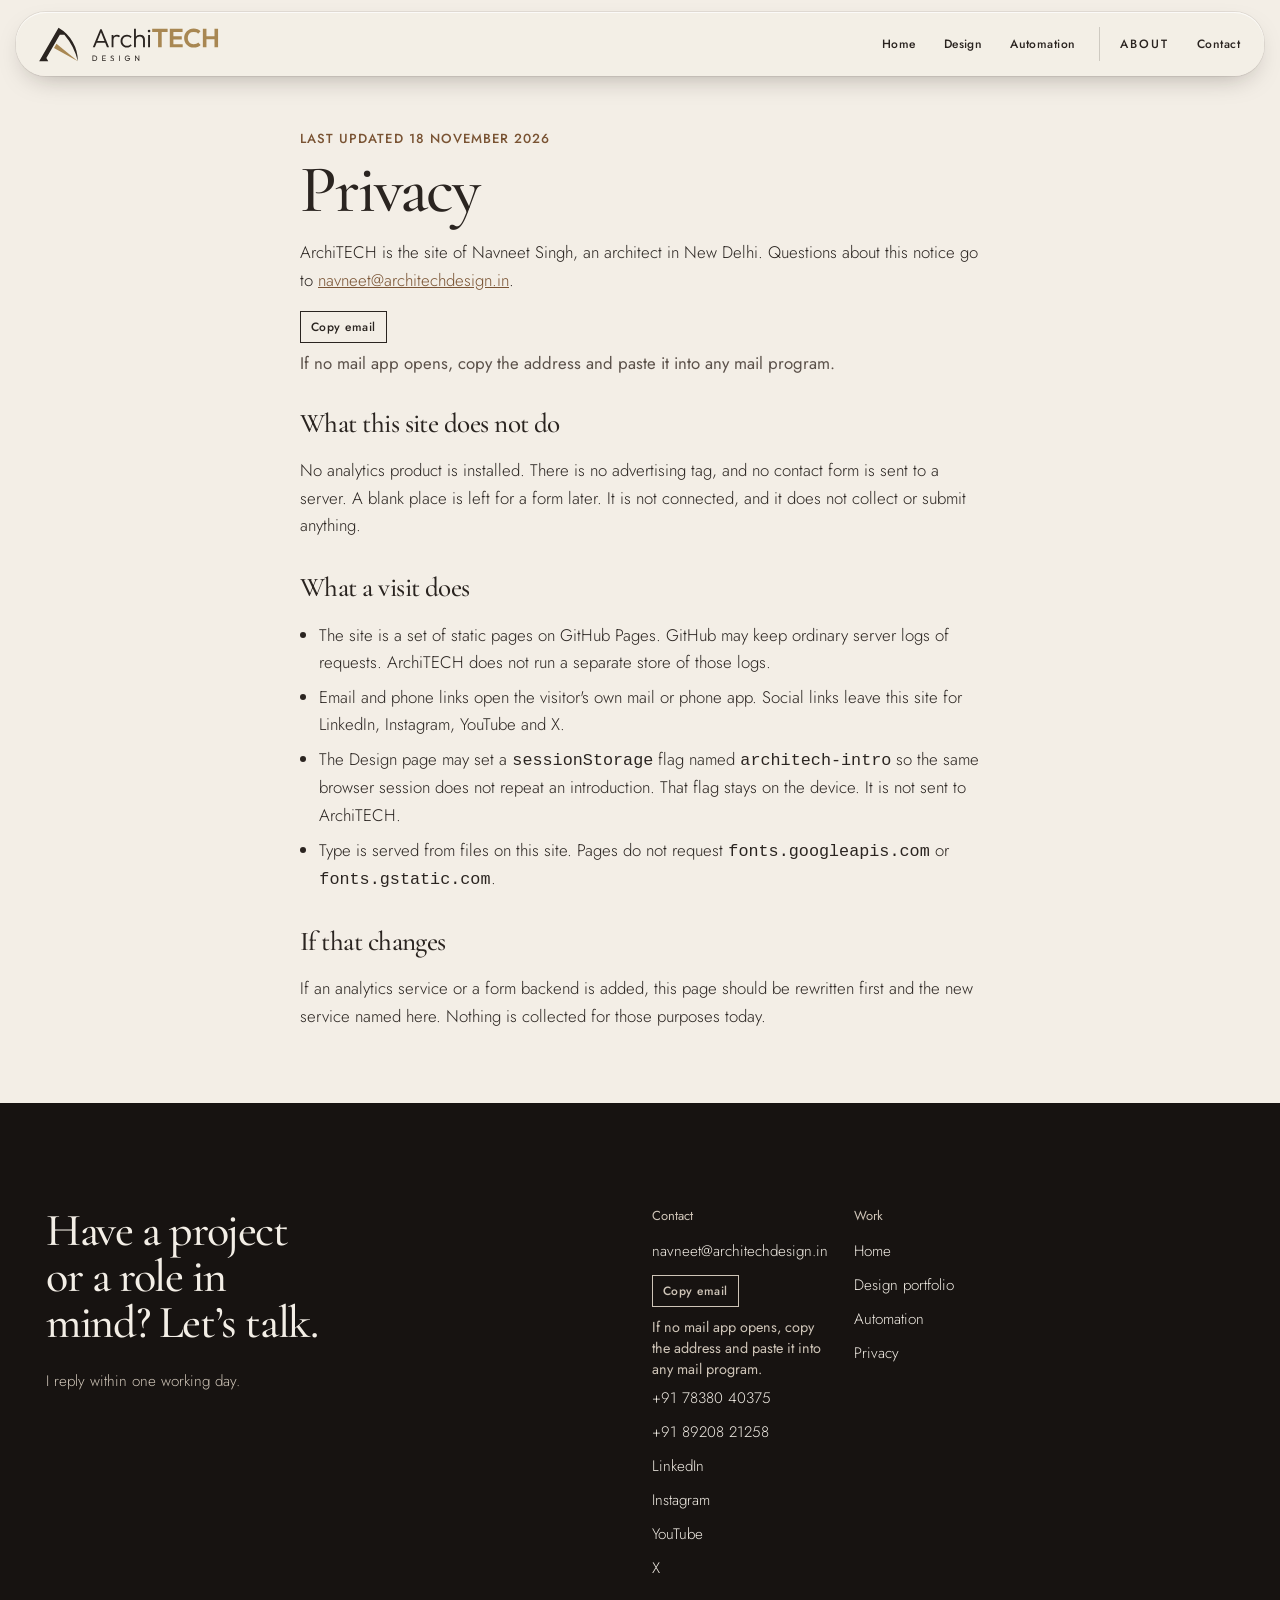
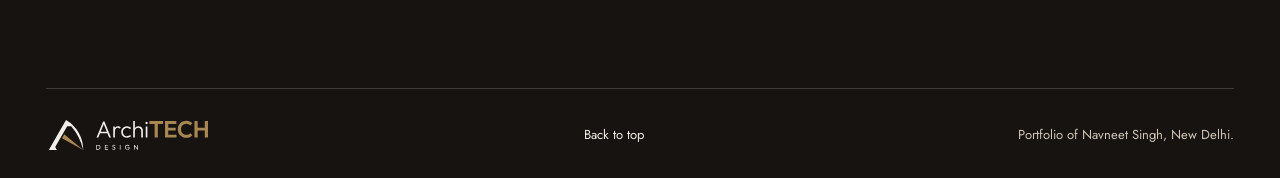
<file: privacy/index.html>
<!doctype html>
<html lang="en">
<head>
  <meta charset="utf-8">
  <meta name="viewport" content="width=device-width, initial-scale=1">
  <meta name="theme-color" content="#f3eee6">
  <title>Privacy · ArchiTECH</title>
  <meta name="description" content="Privacy notice for architechdesign.in. The site does not run analytics or a contact-form backend. Questions: navneet@architechdesign.in.">
  <link rel="canonical" href="https://architechdesign.in/privacy/">
  <meta property="og:type" content="website">
  <meta property="og:site_name" content="ArchiTECH">
  <meta property="og:url" content="https://architechdesign.in/privacy/">
  <meta property="og:title" content="Privacy · ArchiTECH">
  <meta property="og:description" content="Privacy notice. No analytics and no form backend are installed. Contact navneet@architechdesign.in.">
  <meta property="og:image" content="https://architechdesign.in/img/home-share-1200x630.jpg">
  <meta property="og:image:type" content="image/jpeg">
  <meta property="og:image:width" content="1200">
  <meta property="og:image:height" content="630">
  <meta property="og:image:alt" content="The Vasant Kunj residence beside a Revit add-in window.">
  <meta name="twitter:card" content="summary_large_image">
  <meta name="twitter:title" content="Privacy · ArchiTECH">
  <meta name="twitter:description" content="Privacy notice. No analytics and no form backend are installed. Contact navneet@architechdesign.in.">
  <meta name="twitter:image" content="https://architechdesign.in/img/home-share-1200x630.jpg">
  <meta name="twitter:image:alt" content="The Vasant Kunj residence beside a Revit add-in window.">
  <link rel="icon" href="/favicon.ico" sizes="any">
  <link rel="icon" type="image/png" href="/assets/architech-mark-transparent.png">
  <!-- HOOK(analytics): none. Navneet has not chosen an analytics service. Do not add a tag here. -->
  <link rel="stylesheet" href="/chrome.css?v=pill1">
  <link rel="stylesheet" href="/plain.css?v=review2">
  <link rel="stylesheet" href="/fonts.css?v=review2" media="print" onload="this.media='all'">
  <noscript><link rel="stylesheet" href="/fonts.css?v=review2"></noscript>
  <script src="/chrome-nav.js" defer></script>
</head>
<body>
  <a class="skip-link" href="#main">Skip to content</a>
  <div id="top" tabindex="-1"></div>
  <div class="ax-chrome" data-logo="brass" data-hidden="false">
    <header class="ax-header">
      <div class="ax-bar">
        <a class="ax-brand" href="/" aria-label="ArchiTECH home">
          <svg xmlns="http://www.w3.org/2000/svg" viewBox="0 0 237.33 58.00" width="237.33" height="58.00" fill="none" aria-hidden="true" focusable="false">
            <style>
              /* Colourways are set by the host: paper header uses ink + accent,
                 dark footer uses ivory + accent. Accent is brass (#A88752) or
                 blueprint (#7B9BE6), from the official logo poll. */
              .ax-logo-ink { fill: var(--logo-ink, #F1EFEA); }
              .ax-logo-accent { fill: var(--logo-accent, #A88752); }
            </style>
            <g class="ax-logo-mark" transform="translate(-0.5800 0) scale(0.5800)">
              <path class="ax-logo-ink" d="M8 87.3 L51.06 12.70 A86.14 86.14 0 0 1 94.14 87.3 A140 140 0 0 0 64 28.17 L53.96 28.17 L24.03 80.01 L28.24 87.3 Z"/>
              <path class="ax-logo-accent ax-logo-blade" d="M46.50 48.18 L94.14 87.30 L40.94 57.82 Z"/>
            </g>
            <g class="ax-logo-wordmark">
              <path class="ax-logo-ink" d="M73.258 32.703125 82.846 9.311124999999997H84.71600000000001L94.202 32.703125H91.516L83.254 12.031125H84.24L75.91 32.703125ZM77.644 26.617125V24.407125H89.884V26.617125Z"/>
              <path class="ax-logo-ink" d="M97.523375 32.703125V16.723125H99.903375V32.703125ZM99.903375 23.387124999999997 98.917375 22.945124999999997Q98.917375 19.919125 100.396375 18.151125Q101.875375 16.383125 104.459375 16.383125Q105.649375 16.383125 106.63537500000001 16.808125Q107.621375 17.233125 108.471375 18.151125L106.907375 19.817124999999997Q106.329375 19.171124999999996 105.632375 18.899124999999998Q104.935375 18.627125 104.05137500000001 18.627125Q102.215375 18.627125 101.05937499999999 19.834125Q99.903375 21.041125 99.903375 23.387124999999997Z"/>
              <path class="ax-logo-ink" d="M117.3775 33.043125Q115.0315 33.043125 113.1445 31.938125Q111.2575 30.833125 110.1525 28.929125Q109.0475 27.025125 109.0475 24.679125Q109.0475 22.333125 110.1525 20.446125Q111.2575 18.559124999999998 113.1445 17.471125Q115.0315 16.383125 117.3775 16.383125Q119.1795 16.383125 120.74350000000001 17.063125Q122.3075 17.743125 123.3955 18.967125L121.8315 20.565125Q121.0155 19.647125 119.8595 19.154125Q118.7035 18.661125 117.3775 18.661125Q115.6775 18.661125 114.35149999999999 19.443125Q113.0255 20.225125 112.2775 21.568125Q111.5295 22.911125 111.5295 24.679125Q111.5295 26.413125 112.2775 27.790125Q113.0255 29.167125 114.35149999999999 29.949125Q115.6775 30.731125 117.3775 30.731125Q118.7375 30.731125 119.89349999999999 30.238125Q121.0495 29.745125 121.8655 28.827125L123.4635 30.425125Q122.3415 31.683125 120.76050000000001 32.363125000000004Q119.1795 33.043125 117.3775 33.043125Z"/>
              <path class="ax-logo-ink" d="M138.088875 32.703125V23.319125Q138.088875 21.211125 136.847875 19.902124999999998Q135.606875 18.593125 133.566875 18.593125Q132.172875 18.593125 131.118875 19.205125Q130.064875 19.817124999999997 129.452875 20.871125Q128.840875 21.925125 128.840875 23.285125L127.752875 22.673125Q127.752875 20.871125 128.602875 19.443125Q129.452875 18.015124999999998 130.897875 17.199125Q132.342875 16.383125 134.212875 16.383125Q136.048875 16.383125 137.476875 17.216124999999998Q138.904875 18.049124999999997 139.70387499999998 19.511125Q140.502875 20.973125 140.502875 22.911125V32.703125ZM126.460875 32.703125V8.631124999999997H128.840875V32.703125Z"/>
              <path class="ax-logo-ink" d="M144.617125 32.703125V16.723125H147.031125V32.703125ZM145.807125 13.255125Q145.127125 13.255125 144.651125 12.762125Q144.175125 12.269124999999999 144.175125 11.589125Q144.175125 10.875124999999997 144.651125 10.399124999999998Q145.127125 9.923124999999999 145.807125 9.923124999999999Q146.555125 9.923124999999999 147.014125 10.399124999999998Q147.473125 10.875124999999997 147.473125 11.589125Q147.473125 12.269124999999999 147.014125 12.762125Q146.555125 13.255125 145.807125 13.255125Z"/>
              <path class="ax-logo-accent" d="M157.489 32.703125V9.311124999999997H162.147V32.703125ZM149.873 12.915125V8.801124999999999H169.763V12.915125Z"/>
              <path class="ax-logo-accent" d="M172.60425 32.703125V8.801124999999999H177.22825V32.703125ZM176.00425 32.703125V28.623125H189.23025V32.703125ZM176.00425 22.469125V18.525125H188.04025000000001V22.469125ZM176.00425 12.881124999999997V8.801124999999999H189.06025V12.881124999999997Z"/>
              <path class="ax-logo-accent" d="M203.360125 33.043125Q200.742125 33.043125 198.498125 32.108125Q196.254125 31.173125 194.571125 29.490125Q192.888125 27.807125 191.987125 25.563125Q191.086125 23.319125 191.086125 20.735125Q191.086125 18.151125 191.987125 15.907124999999999Q192.888125 13.663124999999997 194.571125 11.997124999999999Q196.254125 10.331125 198.481125 9.379124999999998Q200.708125 8.427124999999997 203.360125 8.427124999999997Q206.216125 8.427124999999997 208.39212500000002 9.362124999999997Q210.568125 10.297124999999998 212.234125 11.929124999999999L209.106125 15.057125Q208.120125 13.969124999999998 206.692125 13.357124999999998Q205.264125 12.745124999999998 203.360125 12.745124999999998Q201.694125 12.745124999999998 200.317125 13.306124999999998Q198.940125 13.867124999999998 197.92012499999998 14.938124999999998Q196.900125 16.009124999999997 196.35612500000002 17.488124999999997Q195.812125 18.967125 195.812125 20.735125Q195.812125 22.537125 196.35612500000002 23.999125Q196.900125 25.461125 197.92012499999998 26.532125Q198.940125 27.603125 200.317125 28.181125Q201.694125 28.759125 203.360125 28.759125Q205.366125 28.759125 206.811125 28.147125000000003Q208.256125 27.535125 209.242125 26.413125L212.370125 29.541125Q210.704125 31.207125 208.494125 32.125125000000004Q206.284125 33.043125 203.360125 33.043125Z"/>
              <path class="ax-logo-accent" d="M215.2605 32.703125V8.801124999999999H219.8845V32.703125ZM230.2545 32.703125V8.801124999999999H234.8785V32.703125ZM218.1845 22.401125V18.321125H231.5465V22.401125Z"/>
              <path class="ax-logo-ink" d="M73.44 50.296875V49.436875H75.37Q76.14 49.436875 76.72 49.101875Q77.3 48.766875 77.625 48.176874999999995Q77.95 47.586875 77.95 46.816875Q77.95 46.056875 77.62 45.466875Q77.29 44.876875 76.71000000000001 44.546875Q76.13 44.216875 75.37 44.216875H73.45V43.356875H75.39Q76.15 43.356875 76.795 43.616875Q77.44 43.876875 77.91499999999999 44.346875Q78.39 44.816874999999996 78.655 45.446875Q78.92 46.076875 78.92 46.826875Q78.92 47.566875 78.655 48.201875Q78.39 48.836875 77.92 49.306875Q77.45 49.776875 76.805 50.036874999999995Q76.16 50.296875 75.41 50.296875ZM72.82 50.296875V43.356875H73.76V50.296875Z"/>
              <path class="ax-logo-ink" d="M85.41375 50.296875V43.356875H86.35375V50.296875ZM86.05375 50.296875V49.436875H90.03375V50.296875ZM86.05375 47.156875V46.336875H89.70375V47.156875ZM86.05375 44.216875V43.356875H89.98375V44.216875Z"/>
              <path class="ax-logo-ink" d="M98.265625 50.396875Q97.445625 50.396875 96.865625 50.096875Q96.285625 49.796875 95.835625 49.226875L96.475625 48.586875Q96.805625 49.046875 97.235625 49.281875Q97.665625 49.516875 98.295625 49.516875Q98.915625 49.516875 99.290625 49.246875Q99.665625 48.976875 99.665625 48.506875Q99.665625 48.116875 99.485625 47.876875Q99.305625 47.636875 99.00062500000001 47.481875Q98.695625 47.326875 98.335625 47.201875Q97.975625 47.076875 97.615625 46.931875000000005Q97.255625 46.786875 96.955625 46.571875000000006Q96.655625 46.356875 96.470625 46.006875Q96.285625 45.656875 96.285625 45.126875Q96.285625 44.536875 96.570625 44.121875Q96.855625 43.706875 97.35062500000001 43.481875Q97.845625 43.256875 98.465625 43.256875Q99.145625 43.256875 99.68562499999999 43.521875Q100.225625 43.786875 100.565625 44.216875L99.925625 44.856875Q99.615625 44.496875 99.260625 44.316875Q98.905625 44.136875 98.445625 44.136875Q97.885625 44.136875 97.55562499999999 44.381875Q97.225625 44.626875 97.225625 45.066874999999996Q97.225625 45.416875 97.410625 45.631874999999994Q97.595625 45.846875 97.895625 45.996875Q98.195625 46.146875 98.560625 46.271875Q98.925625 46.396875 99.285625 46.546875Q99.645625 46.696875 99.945625 46.926874999999995Q100.245625 47.156875 100.43062499999999 47.521875Q100.615625 47.886875 100.615625 48.436875Q100.615625 49.356875 99.980625 49.876875Q99.345625 50.396875 98.265625 50.396875Z"/>
              <path class="ax-logo-ink" d="M107.085625 50.296875V43.356875H108.025625V50.296875Z"/>
              <path class="ax-logo-ink" d="M118.006875 50.396875Q117.276875 50.396875 116.641875 50.121875Q116.006875 49.846875 115.531875 49.356875Q115.056875 48.866875 114.78687500000001 48.216875Q114.516875 47.566875 114.516875 46.816875Q114.516875 46.066874999999996 114.78687500000001 45.421875Q115.056875 44.776875 115.53687500000001 44.286874999999995Q116.016875 43.796875 116.66187500000001 43.526875000000004Q117.306875 43.256875 118.066875 43.256875Q118.896875 43.256875 119.596875 43.576875Q120.296875 43.896875 120.766875 44.496875L120.116875 45.146875Q119.786875 44.666875 119.24687499999999 44.411874999999995Q118.706875 44.156875 118.066875 44.156875Q117.306875 44.156875 116.72187500000001 44.496875Q116.136875 44.836875 115.811875 45.436875Q115.486875 46.036875 115.486875 46.816875Q115.486875 47.606875 115.816875 48.206875Q116.146875 48.806875 116.706875 49.146874999999994Q117.266875 49.486875 117.986875 49.486875Q118.716875 49.486875 119.251875 49.206875Q119.786875 48.926875 120.076875 48.381875Q120.366875 47.836875 120.366875 47.046875L120.936875 47.456875H117.936875V46.596875H121.336875V46.736875Q121.336875 47.946875 120.91187500000001 48.761875Q120.486875 49.576875 119.731875 49.986875Q118.976875 50.396875 118.006875 50.396875Z"/>
              <path class="ax-logo-ink" d="M127.78875 50.296875V43.356875H128.44875L128.72875 44.446875V50.296875ZM132.58875 50.296875 128.32875 44.606875 128.44875 43.356875 132.71875 49.036875ZM132.58875 50.296875 132.30875 49.266875V43.356875H133.24875V50.296875Z"/>
            </g>
          </svg>
        </a>
        <nav class="ax-nav" aria-label="Site">
          <a href="/" data-division="home">Home</a>
          <a href="/design/" data-division="design">Design</a>
          <a href="/automation/" data-division="automation">Automation</a>
          <a href="/#about">About</a>
          <a href="/#contact">Contact</a>
        </nav>
        <span class="ax-mobile-section">Privacy</span>
        <button type="button" class="ax-menu-toggle" aria-label="Open menu" aria-expanded="false" aria-controls="site-menu">
          <svg width="24" height="24" viewBox="0 0 24 24" fill="none" stroke="currentColor" stroke-width="1.5" aria-hidden="true"><path d="M5 9h14M5 15h14"/></svg>
        </button>
      </div>
      <dialog id="site-menu" class="ax-mobile-menu" aria-labelledby="site-menu-title">
        <div class="ax-menu-head">
          <span id="site-menu-title">Menu</span>
          <button type="button" class="ax-menu-close" aria-label="Close menu" autofocus>
            <svg width="24" height="24" viewBox="0 0 24 24" fill="none" stroke="currentColor" stroke-width="1.5" aria-hidden="true"><path d="m6 6 12 12M6 18 18 6"/></svg>
          </button>
        </div>
        <nav class="ax-menu-site" aria-label="Site">
          <a href="/" data-division="home">Home</a>
          <a href="/design/" data-division="design">Design</a>
          <a href="/automation/" data-division="automation">Automation</a>
          <a href="/#about">About</a>
          <a href="/#contact">Contact</a>
        </nav>
      </dialog>
    </header>
  </div>
  <main class="plain" id="main" tabindex="-1">
    <p class="kicker">Last updated 18 November 2026</p>
    <h1>Privacy</h1>
    <p>ArchiTECH is the site of Navneet Singh, an architect in New Delhi. Questions about this notice go to <a href="mailto:navneet@architechdesign.in">navneet@architechdesign.in</a>.</p>
    <p class="mail-fallback"><button type="button" class="copy-email" data-copy-email="navneet@architechdesign.in">Copy email</button></p>
    <p class="mail-note" data-mail-status>If no mail app opens, copy the address and paste it into any mail program.</p>
    <h2>What this site does not do</h2>
    <p>No analytics product is installed. There is no advertising tag, and no contact form is sent to a server. A blank place is left for a form later. It is not connected, and it does not collect or submit anything.</p>
    <h2>What a visit does</h2>
    <ul>
      <li>The site is a set of static pages on GitHub Pages. GitHub may keep ordinary server logs of requests. ArchiTECH does not run a separate store of those logs.</li>
      <li>Email and phone links open the visitor's own mail or phone app. Social links leave this site for LinkedIn, Instagram, YouTube and X.</li>
      <li>The Design page may set a <code>sessionStorage</code> flag named <code>architech-intro</code> so the same browser session does not repeat an introduction. That flag stays on the device. It is not sent to ArchiTECH.</li>
      <li>Type is served from files on this site. Pages do not request <code>fonts.googleapis.com</code> or <code>fonts.gstatic.com</code>.</li>
    </ul>
    <h2>If that changes</h2>
    <p>If an analytics service or a form backend is added, this page should be rewritten first and the new service named here. Nothing is collected for those purposes today.</p>
  </main>
  <footer class="ax-footer" data-logo="brass" id="contact">
    <div class="ax-foot-grid">
      <div class="ax-foot-lead">
        <p class="ax-foot-line">Have a project or a role in mind? Let’s talk.</p>
        <p class="ax-foot-reply">I reply within one working day.</p>
      </div>
      <div class="ax-foot-col">
        <p class="ax-foot-h">Contact</p>
        <p class="mail-fallback"><a href="mailto:navneet@architechdesign.in">navneet@architechdesign.in</a> <button type="button" class="copy-email" data-copy-email="navneet@architechdesign.in">Copy email</button></p>
        <p class="mail-note" data-mail-status>If no mail app opens, copy the address and paste it into any mail program.</p>
        <a href="tel:+917838040375">+91 78380 40375</a>
        <a href="tel:+918920821258">+91 89208 21258</a>
        <a href="https://www.linkedin.com/in/architech-india/" rel="noopener noreferrer">LinkedIn</a>
        <a href="https://www.instagram.com/architechdesign.in/" rel="noopener noreferrer">Instagram</a>
        <a href="https://www.youtube.com/@ArchiTECH97" rel="noopener noreferrer">YouTube</a>
        <a href="https://x.com/Architech_India" rel="noopener noreferrer">X</a>
      </div>
      <div class="ax-foot-col">
        <p class="ax-foot-h">Work</p>
        <a href="/">Home</a>
        <a href="/design/">Design portfolio</a>
        <a href="/automation/">Automation</a>
        <a href="/privacy/" aria-current="page">Privacy</a>
      </div>
    </div>
    <div class="ax-foot-base">
      <a class="ax-foot-mark" href="/" aria-label="ArchiTECH home">
        <svg xmlns="http://www.w3.org/2000/svg" viewBox="0 0 237.33 58.00" width="237.33" height="58.00" fill="none" aria-hidden="true" focusable="false">
          <style>
            /* Colourways are set by the host: paper header uses ink + accent,
               dark footer uses ivory + accent. Accent is brass (#A88752) or
               blueprint (#7B9BE6), from the official logo poll. */
            .ax-logo-ink { fill: var(--logo-ink, #F1EFEA); }
            .ax-logo-accent { fill: var(--logo-accent, #A88752); }
          </style>
          <g class="ax-logo-mark" transform="translate(-0.5800 0) scale(0.5800)">
            <path class="ax-logo-ink" d="M8 87.3 L51.06 12.70 A86.14 86.14 0 0 1 94.14 87.3 A140 140 0 0 0 64 28.17 L53.96 28.17 L24.03 80.01 L28.24 87.3 Z"/>
            <path class="ax-logo-accent ax-logo-blade" d="M46.50 48.18 L94.14 87.30 L40.94 57.82 Z"/>
          </g>
          <g class="ax-logo-wordmark">
            <path class="ax-logo-ink" d="M73.258 32.703125 82.846 9.311124999999997H84.71600000000001L94.202 32.703125H91.516L83.254 12.031125H84.24L75.91 32.703125ZM77.644 26.617125V24.407125H89.884V26.617125Z"/>
            <path class="ax-logo-ink" d="M97.523375 32.703125V16.723125H99.903375V32.703125ZM99.903375 23.387124999999997 98.917375 22.945124999999997Q98.917375 19.919125 100.396375 18.151125Q101.875375 16.383125 104.459375 16.383125Q105.649375 16.383125 106.63537500000001 16.808125Q107.621375 17.233125 108.471375 18.151125L106.907375 19.817124999999997Q106.329375 19.171124999999996 105.632375 18.899124999999998Q104.935375 18.627125 104.05137500000001 18.627125Q102.215375 18.627125 101.05937499999999 19.834125Q99.903375 21.041125 99.903375 23.387124999999997Z"/>
            <path class="ax-logo-ink" d="M117.3775 33.043125Q115.0315 33.043125 113.1445 31.938125Q111.2575 30.833125 110.1525 28.929125Q109.0475 27.025125 109.0475 24.679125Q109.0475 22.333125 110.1525 20.446125Q111.2575 18.559124999999998 113.1445 17.471125Q115.0315 16.383125 117.3775 16.383125Q119.1795 16.383125 120.74350000000001 17.063125Q122.3075 17.743125 123.3955 18.967125L121.8315 20.565125Q121.0155 19.647125 119.8595 19.154125Q118.7035 18.661125 117.3775 18.661125Q115.6775 18.661125 114.35149999999999 19.443125Q113.0255 20.225125 112.2775 21.568125Q111.5295 22.911125 111.5295 24.679125Q111.5295 26.413125 112.2775 27.790125Q113.0255 29.167125 114.35149999999999 29.949125Q115.6775 30.731125 117.3775 30.731125Q118.7375 30.731125 119.89349999999999 30.238125Q121.0495 29.745125 121.8655 28.827125L123.4635 30.425125Q122.3415 31.683125 120.76050000000001 32.363125000000004Q119.1795 33.043125 117.3775 33.043125Z"/>
            <path class="ax-logo-ink" d="M138.088875 32.703125V23.319125Q138.088875 21.211125 136.847875 19.902124999999998Q135.606875 18.593125 133.566875 18.593125Q132.172875 18.593125 131.118875 19.205125Q130.064875 19.817124999999997 129.452875 20.871125Q128.840875 21.925125 128.840875 23.285125L127.752875 22.673125Q127.752875 20.871125 128.602875 19.443125Q129.452875 18.015124999999998 130.897875 17.199125Q132.342875 16.383125 134.212875 16.383125Q136.048875 16.383125 137.476875 17.216124999999998Q138.904875 18.049124999999997 139.70387499999998 19.511125Q140.502875 20.973125 140.502875 22.911125V32.703125ZM126.460875 32.703125V8.631124999999997H128.840875V32.703125Z"/>
            <path class="ax-logo-ink" d="M144.617125 32.703125V16.723125H147.031125V32.703125ZM145.807125 13.255125Q145.127125 13.255125 144.651125 12.762125Q144.175125 12.269124999999999 144.175125 11.589125Q144.175125 10.875124999999997 144.651125 10.399124999999998Q145.127125 9.923124999999999 145.807125 9.923124999999999Q146.555125 9.923124999999999 147.014125 10.399124999999998Q147.473125 10.875124999999997 147.473125 11.589125Q147.473125 12.269124999999999 147.014125 12.762125Q146.555125 13.255125 145.807125 13.255125Z"/>
            <path class="ax-logo-accent" d="M157.489 32.703125V9.311124999999997H162.147V32.703125ZM149.873 12.915125V8.801124999999999H169.763V12.915125Z"/>
            <path class="ax-logo-accent" d="M172.60425 32.703125V8.801124999999999H177.22825V32.703125ZM176.00425 32.703125V28.623125H189.23025V32.703125ZM176.00425 22.469125V18.525125H188.04025000000001V22.469125ZM176.00425 12.881124999999997V8.801124999999999H189.06025V12.881124999999997Z"/>
            <path class="ax-logo-accent" d="M203.360125 33.043125Q200.742125 33.043125 198.498125 32.108125Q196.254125 31.173125 194.571125 29.490125Q192.888125 27.807125 191.987125 25.563125Q191.086125 23.319125 191.086125 20.735125Q191.086125 18.151125 191.987125 15.907124999999999Q192.888125 13.663124999999997 194.571125 11.997124999999999Q196.254125 10.331125 198.481125 9.379124999999998Q200.708125 8.427124999999997 203.360125 8.427124999999997Q206.216125 8.427124999999997 208.39212500000002 9.362124999999997Q210.568125 10.297124999999998 212.234125 11.929124999999999L209.106125 15.057125Q208.120125 13.969124999999998 206.692125 13.357124999999998Q205.264125 12.745124999999998 203.360125 12.745124999999998Q201.694125 12.745124999999998 200.317125 13.306124999999998Q198.940125 13.867124999999998 197.92012499999998 14.938124999999998Q196.900125 16.009124999999997 196.35612500000002 17.488124999999997Q195.812125 18.967125 195.812125 20.735125Q195.812125 22.537125 196.35612500000002 23.999125Q196.900125 25.461125 197.92012499999998 26.532125Q198.940125 27.603125 200.317125 28.181125Q201.694125 28.759125 203.360125 28.759125Q205.366125 28.759125 206.811125 28.147125000000003Q208.256125 27.535125 209.242125 26.413125L212.370125 29.541125Q210.704125 31.207125 208.494125 32.125125000000004Q206.284125 33.043125 203.360125 33.043125Z"/>
            <path class="ax-logo-accent" d="M215.2605 32.703125V8.801124999999999H219.8845V32.703125ZM230.2545 32.703125V8.801124999999999H234.8785V32.703125ZM218.1845 22.401125V18.321125H231.5465V22.401125Z"/>
            <path class="ax-logo-ink" d="M73.44 50.296875V49.436875H75.37Q76.14 49.436875 76.72 49.101875Q77.3 48.766875 77.625 48.176874999999995Q77.95 47.586875 77.95 46.816875Q77.95 46.056875 77.62 45.466875Q77.29 44.876875 76.71000000000001 44.546875Q76.13 44.216875 75.37 44.216875H73.45V43.356875H75.39Q76.15 43.356875 76.795 43.616875Q77.44 43.876875 77.91499999999999 44.346875Q78.39 44.816874999999996 78.655 45.446875Q78.92 46.076875 78.92 46.826875Q78.92 47.566875 78.655 48.201875Q78.39 48.836875 77.92 49.306875Q77.45 49.776875 76.805 50.036874999999995Q76.16 50.296875 75.41 50.296875ZM72.82 50.296875V43.356875H73.76V50.296875Z"/>
            <path class="ax-logo-ink" d="M85.41375 50.296875V43.356875H86.35375V50.296875ZM86.05375 50.296875V49.436875H90.03375V50.296875ZM86.05375 47.156875V46.336875H89.70375V47.156875ZM86.05375 44.216875V43.356875H89.98375V44.216875Z"/>
            <path class="ax-logo-ink" d="M98.265625 50.396875Q97.445625 50.396875 96.865625 50.096875Q96.285625 49.796875 95.835625 49.226875L96.475625 48.586875Q96.805625 49.046875 97.235625 49.281875Q97.665625 49.516875 98.295625 49.516875Q98.915625 49.516875 99.290625 49.246875Q99.665625 48.976875 99.665625 48.506875Q99.665625 48.116875 99.485625 47.876875Q99.305625 47.636875 99.00062500000001 47.481875Q98.695625 47.326875 98.335625 47.201875Q97.975625 47.076875 97.615625 46.931875000000005Q97.255625 46.786875 96.955625 46.571875000000006Q96.655625 46.356875 96.470625 46.006875Q96.285625 45.656875 96.285625 45.126875Q96.285625 44.536875 96.570625 44.121875Q96.855625 43.706875 97.35062500000001 43.481875Q97.845625 43.256875 98.465625 43.256875Q99.145625 43.256875 99.68562499999999 43.521875Q100.225625 43.786875 100.565625 44.216875L99.925625 44.856875Q99.615625 44.496875 99.260625 44.316875Q98.905625 44.136875 98.445625 44.136875Q97.885625 44.136875 97.55562499999999 44.381875Q97.225625 44.626875 97.225625 45.066874999999996Q97.225625 45.416875 97.410625 45.631874999999994Q97.595625 45.846875 97.895625 45.996875Q98.195625 46.146875 98.560625 46.271875Q98.925625 46.396875 99.285625 46.546875Q99.645625 46.696875 99.945625 46.926874999999995Q100.245625 47.156875 100.43062499999999 47.521875Q100.615625 47.886875 100.615625 48.436875Q100.615625 49.356875 99.980625 49.876875Q99.345625 50.396875 98.265625 50.396875Z"/>
            <path class="ax-logo-ink" d="M107.085625 50.296875V43.356875H108.025625V50.296875Z"/>
            <path class="ax-logo-ink" d="M118.006875 50.396875Q117.276875 50.396875 116.641875 50.121875Q116.006875 49.846875 115.531875 49.356875Q115.056875 48.866875 114.78687500000001 48.216875Q114.516875 47.566875 114.516875 46.816875Q114.516875 46.066874999999996 114.78687500000001 45.421875Q115.056875 44.776875 115.53687500000001 44.286874999999995Q116.016875 43.796875 116.66187500000001 43.526875000000004Q117.306875 43.256875 118.066875 43.256875Q118.896875 43.256875 119.596875 43.576875Q120.296875 43.896875 120.766875 44.496875L120.116875 45.146875Q119.786875 44.666875 119.24687499999999 44.411874999999995Q118.706875 44.156875 118.066875 44.156875Q117.306875 44.156875 116.72187500000001 44.496875Q116.136875 44.836875 115.811875 45.436875Q115.486875 46.036875 115.486875 46.816875Q115.486875 47.606875 115.816875 48.206875Q116.146875 48.806875 116.706875 49.146874999999994Q117.266875 49.486875 117.986875 49.486875Q118.716875 49.486875 119.251875 49.206875Q119.786875 48.926875 120.076875 48.381875Q120.366875 47.836875 120.366875 47.046875L120.936875 47.456875H117.936875V46.596875H121.336875V46.736875Q121.336875 47.946875 120.91187500000001 48.761875Q120.486875 49.576875 119.731875 49.986875Q118.976875 50.396875 118.006875 50.396875Z"/>
            <path class="ax-logo-ink" d="M127.78875 50.296875V43.356875H128.44875L128.72875 44.446875V50.296875ZM132.58875 50.296875 128.32875 44.606875 128.44875 43.356875 132.71875 49.036875ZM132.58875 50.296875 132.30875 49.266875V43.356875H133.24875V50.296875Z"/>
          </g>
        </svg>
      </a>
      <a class="ax-foot-top" href="#top">Back to top</a>
      <p>Portfolio of Navneet Singh, New Delhi.</p>
    </div>
    <!-- HOOK(contact-form): Navneet has not chosen a form service. Do not post this anywhere and do not add analytics. -->
    <div id="contact-form" data-form="unconfigured" hidden></div>
  </footer>
  <a class="ax-back-top" href="#top" aria-label="Back to top" hidden>
    <svg width="22" height="22" viewBox="0 0 24 24" fill="none" stroke="currentColor" stroke-width="1.5" aria-hidden="true"><path d="m6 11 6-6 6 6M12 5v14"/></svg>
  </a>
  <script src="/mail.js" defer></script>
</body>
</html>
</file>
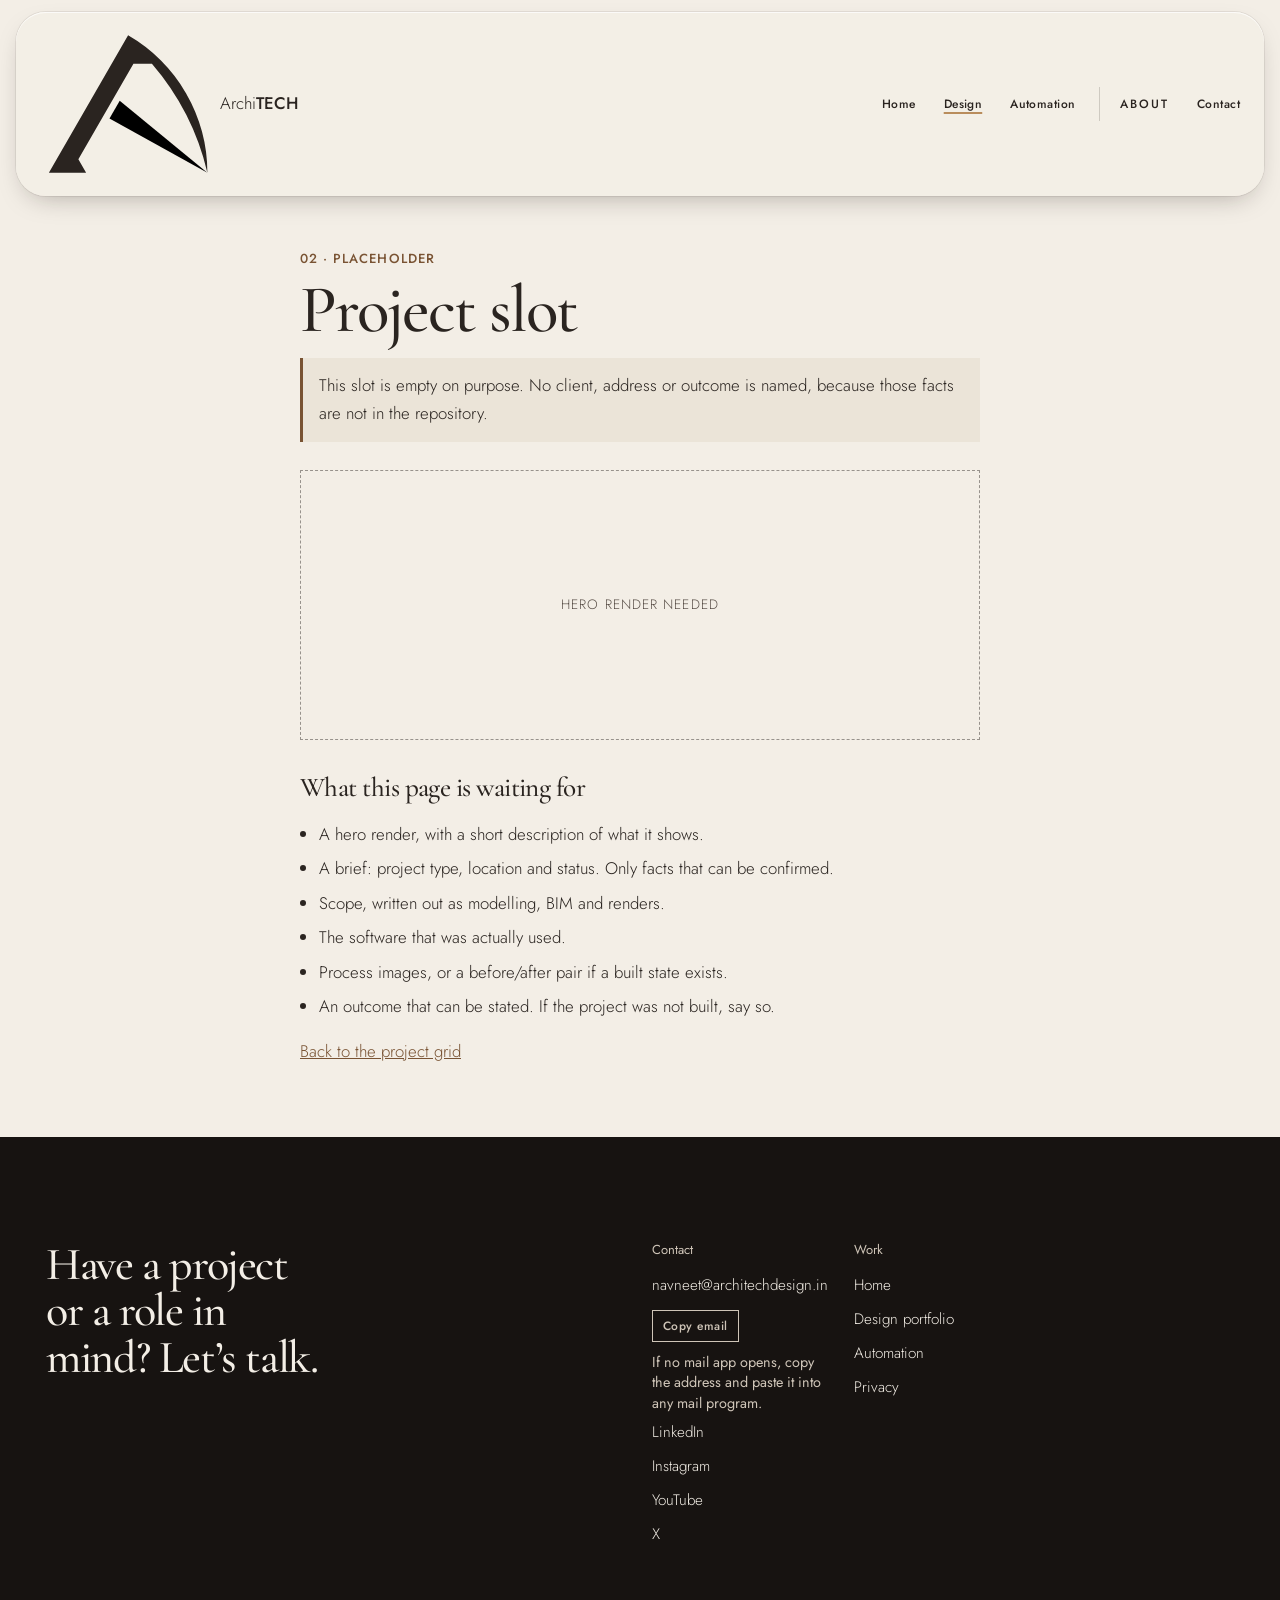
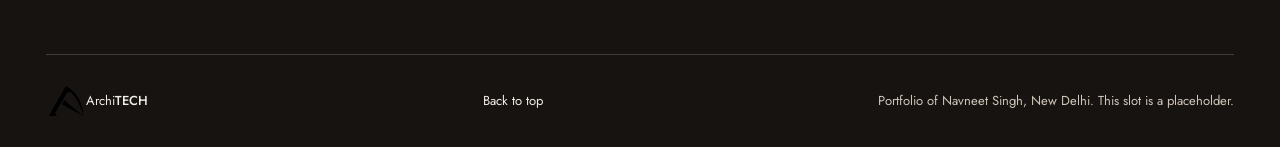
<file: projects/slot-02/index.html>
<!doctype html>
<html lang="en">
<head>
  <meta charset="utf-8">
  <meta name="viewport" content="width=device-width, initial-scale=1">
  <meta name="robots" content="noindex">
  <meta name="theme-color" content="#f3eee6">
  <title>Project slot 02 · ArchiTECH Design</title>
  <meta name="description" content="Empty project slot. No client is named. A hero render, brief, scope, software, process images and an outcome are still needed.">
  <link rel="canonical" href="https://architechdesign.in/design/slot-02/">
  <meta property="og:type" content="website">
  <meta property="og:site_name" content="ArchiTECH">
  <meta property="og:url" content="https://architechdesign.in/design/slot-02/">
  <meta property="og:title" content="Project slot 02 · ArchiTECH Design">
  <meta property="og:description" content="Placeholder. No client is named, and the project assets are not in the repository yet.">
  <meta name="twitter:card" content="summary">
  <meta name="twitter:title" content="Project slot 02 · ArchiTECH Design">
  <meta name="twitter:description" content="Placeholder. No client is named, and the project assets are not in the repository yet.">
  <link rel="icon" href="/favicon.ico" sizes="any">
  <link rel="icon" type="image/png" href="/assets/architech-mark-transparent.png">
  <!-- HOOK(analytics): none. Navneet has not chosen an analytics service. Do not add a tag here. -->
  <link rel="stylesheet" href="/chrome.css?v=pf2">
  <link rel="stylesheet" href="/plain.css?v=review2">
  <link rel="stylesheet" href="/fonts.css?v=review2" media="print" onload="this.media='all'">
  <noscript><link rel="stylesheet" href="/fonts.css?v=review2"></noscript>
  <script src="/chrome-nav.js" defer></script>
</head>
<body>
  <a class="skip-link" href="#main">Skip to content</a>
  <div id="top" tabindex="-1"></div>
  <div class="ax-chrome" data-hidden="false">
    <header class="ax-header">
      <div class="ax-bar">
        <a class="ax-brand" href="/" aria-label="ArchiTECH home">
          <svg width="34" height="34" viewBox="1 0 100 100" aria-hidden="true">
            <path fill="currentColor" d="M8 87.3L51.06 12.7a86.14 86.14 0 0 1 43.08 74.6A140 140 0 0 0 64 28.17H53.96L24.03 80.01l4.21 7.29Z"/>
            <path class="ax-blade" d="m46.5 48.18 47.64 39.12-53.2-29.48Z"/>
          </svg>
          <span>Archi<strong>TECH</strong></span>
        </a>
        <nav class="ax-nav" aria-label="Site">
          <a href="/" data-division="home">Home</a>
          <a href="/design/" data-division="design" aria-current="page">Design</a>
          <a href="/automation/" data-division="automation">Automation</a>
          <a href="/#about">About</a>
          <a href="/#contact">Contact</a>
        </nav>
        <span class="ax-mobile-section">Design</span>
        <button type="button" class="ax-menu-toggle" aria-label="Open menu" aria-expanded="false" aria-controls="site-menu">
          <svg width="24" height="24" viewBox="0 0 24 24" fill="none" stroke="currentColor" stroke-width="1.5" aria-hidden="true"><path d="M4 6h16M4 12h16M4 18h16"/></svg>
        </button>
      </div>
      <dialog id="site-menu" class="ax-mobile-menu" aria-labelledby="site-menu-title">
        <div class="ax-menu-head">
          <span id="site-menu-title">Menu</span>
          <button type="button" class="ax-menu-close" aria-label="Close menu" autofocus>
            <svg width="24" height="24" viewBox="0 0 24 24" fill="none" stroke="currentColor" stroke-width="1.5" aria-hidden="true"><path d="m6 6 12 12M6 18 18 6"/></svg>
          </button>
        </div>
        <nav class="ax-menu-site" aria-label="Site">
          <a href="/" data-division="home">Home</a>
          <a href="/design/" data-division="design" aria-current="page">Design</a>
          <a href="/automation/" data-division="automation">Automation</a>
          <a href="/#about">About</a>
          <a href="/#contact">Contact</a>
        </nav>
      </dialog>
    </header>
  </div>
  <main class="plain" id="main" tabindex="-1">
    <p class="kicker">02 · Placeholder</p>
    <h1>Project slot</h1>
    <p class="draft">This slot is empty on purpose. No client, address or outcome is named, because those facts are not in the repository.</p>
    <div class="slot-frame">Hero render needed</div>
    <h2>What this page is waiting for</h2>
    <ul>
      <li>A hero render, with a short description of what it shows.</li>
      <li>A brief: project type, location and status. Only facts that can be confirmed.</li>
      <li>Scope, written out as modelling, BIM and renders.</li>
      <li>The software that was actually used.</li>
      <li>Process images, or a before/after pair if a built state exists.</li>
      <li>An outcome that can be stated. If the project was not built, say so.</li>
    </ul>
    <p><a href="/design/#projects">Back to the project grid</a></p>
  </main>
  <footer class="ax-footer">
    <div class="ax-foot-grid">
      <div class="ax-foot-lead">
        <p class="ax-foot-line">Have a project or a role in mind? Let’s talk.</p>
      </div>
      <div class="ax-foot-col">
        <p class="ax-foot-h">Contact</p>
        <p class="mail-fallback"><a href="mailto:navneet@architechdesign.in">navneet@architechdesign.in</a> <button type="button" class="copy-email" data-copy-email="navneet@architechdesign.in">Copy email</button></p>
        <p class="mail-note" data-mail-status>If no mail app opens, copy the address and paste it into any mail program.</p>
        <a href="https://www.linkedin.com/in/architech-india/" rel="noopener noreferrer">LinkedIn</a>
        <a href="https://www.instagram.com/architechdesign.in/" rel="noopener noreferrer">Instagram</a>
        <a href="https://www.youtube.com/@ArchiTECH97" rel="noopener noreferrer">YouTube</a>
        <a href="https://x.com/Architech_India" rel="noopener noreferrer">X</a>
      </div>
      <div class="ax-foot-col">
        <p class="ax-foot-h">Work</p>
        <a href="/">Home</a>
        <a href="/design/">Design portfolio</a>
        <a href="/automation/">Automation</a>
        <a href="/privacy/">Privacy</a>
      </div>
    </div>
    <div class="ax-foot-base">
      <a class="ax-foot-mark" href="/" aria-label="ArchiTECH home"><svg width="26" height="26" viewBox="1 0 100 100" aria-hidden="true"><path d="M8 87.3L51.06 12.7a86.14 86.14 0 0 1 43.08 74.6A140 140 0 0 0 64 28.17H53.96L24.03 80.01l4.21 7.29Z"/><path class="ax-blade" d="m46.5 48.18 47.64 39.12-53.2-29.48Z"/></svg>Archi<strong>TECH</strong></a>
      <a class="ax-foot-top" href="#top">Back to top</a>
      <p>Portfolio of Navneet Singh, New Delhi. This slot is a placeholder.</p>
    </div>
  </footer>
  <a class="ax-back-top" href="#top" aria-label="Back to top" hidden>
    <svg width="22" height="22" viewBox="0 0 24 24" fill="none" stroke="currentColor" stroke-width="1.5" aria-hidden="true"><path d="m6 11 6-6 6 6M12 5v14"/></svg>
  </a>
  <script src="/mail.js" defer></script>
</body>
</html>
</file>
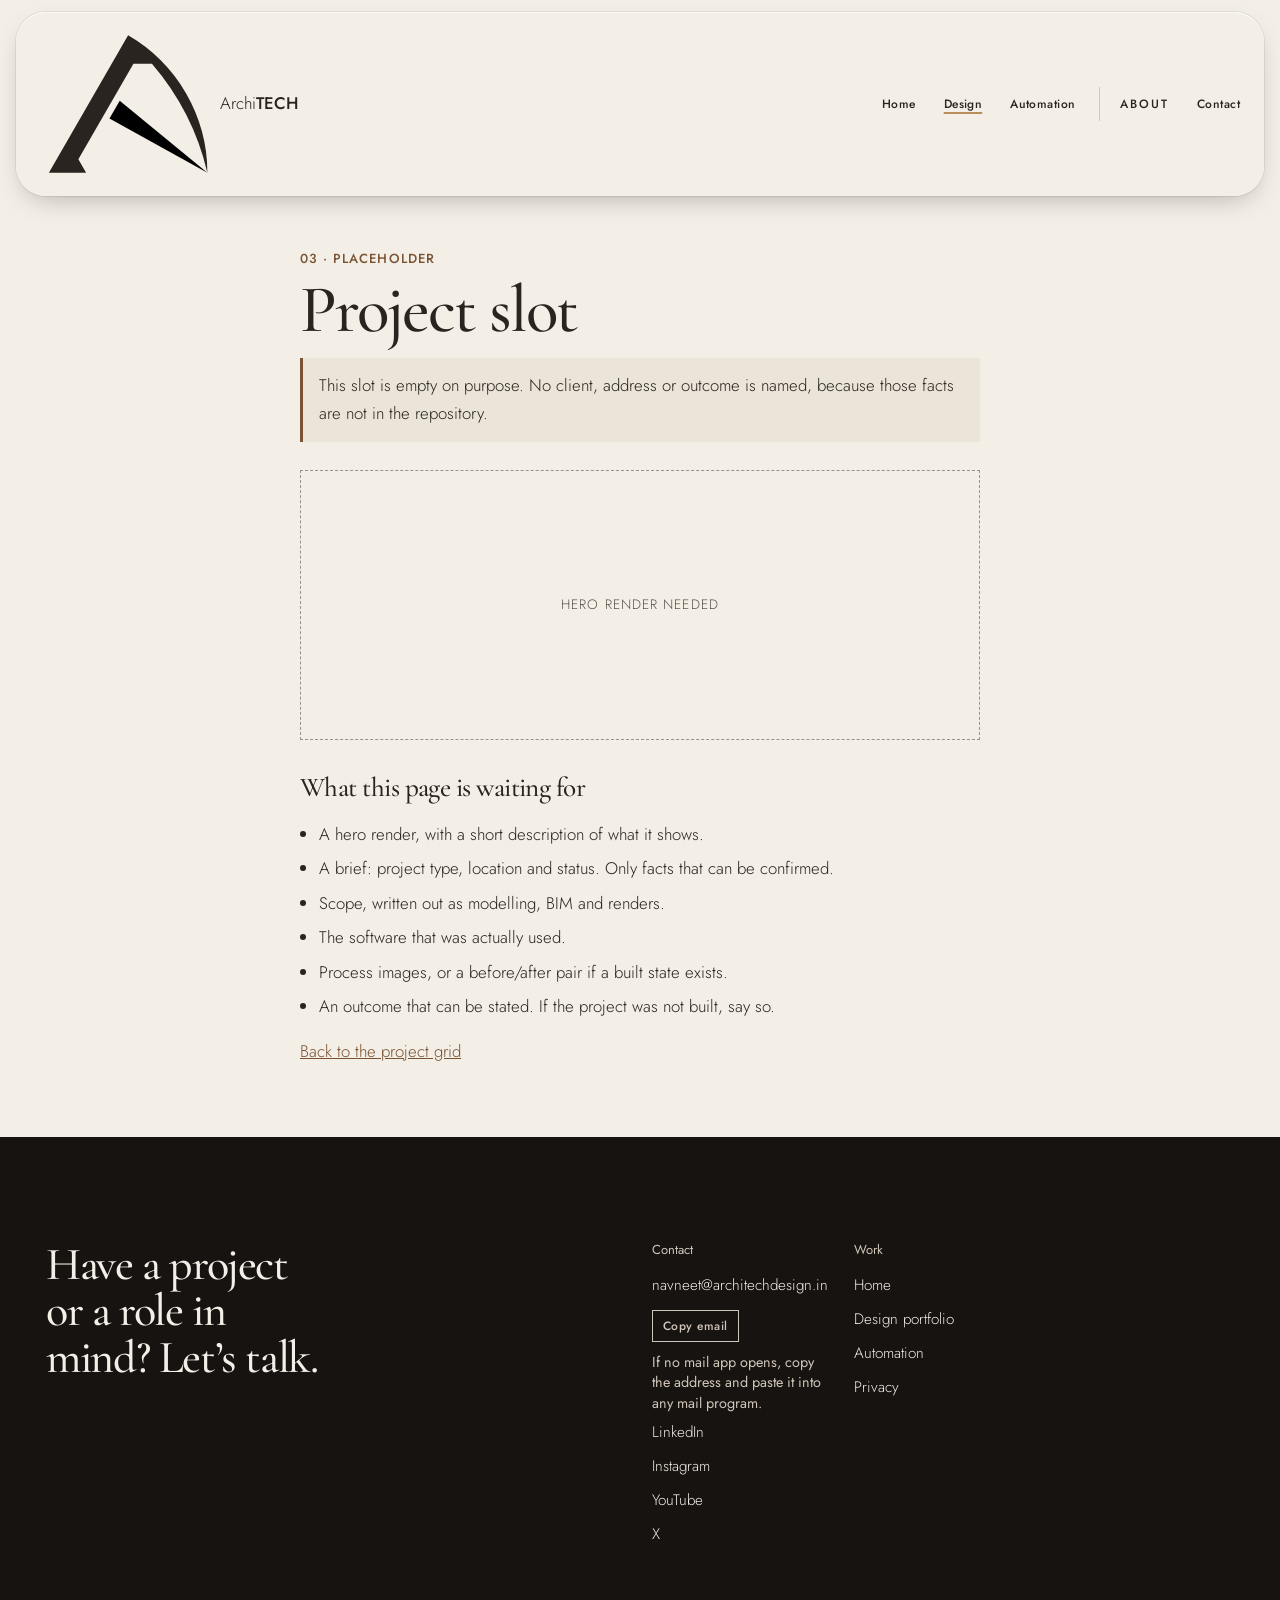
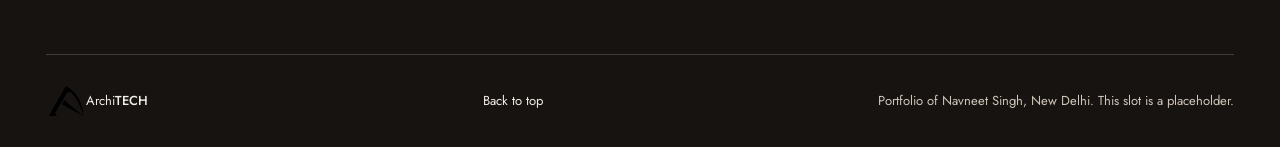
<file: projects/slot-03/index.html>
<!doctype html>
<html lang="en">
<head>
  <meta charset="utf-8">
  <meta name="viewport" content="width=device-width, initial-scale=1">
  <meta name="robots" content="noindex">
  <meta name="theme-color" content="#f3eee6">
  <title>Project slot 03 · ArchiTECH Design</title>
  <meta name="description" content="Empty project slot. No client is named. A hero render, brief, scope, software, process images and an outcome are still needed.">
  <link rel="canonical" href="https://architechdesign.in/design/slot-03/">
  <link rel="icon" href="/favicon.ico" sizes="any">
  <link rel="icon" type="image/png" href="/assets/architech-mark-transparent.png">
  <meta property="og:type" content="website">
  <meta property="og:site_name" content="ArchiTECH">
  <meta property="og:url" content="https://architechdesign.in/design/slot-03/">
  <meta property="og:title" content="Project slot 03 · ArchiTECH Design">
  <meta property="og:description" content="Placeholder. No client is named, and the project assets are not in the repository yet.">
  <meta name="twitter:card" content="summary">
  <meta name="twitter:title" content="Project slot 03 · ArchiTECH Design">
  <meta name="twitter:description" content="Placeholder. No client is named, and the project assets are not in the repository yet.">
  <!-- HOOK(analytics): none. Navneet has not chosen an analytics service. Do not add a tag here. -->
  <link rel="stylesheet" href="/chrome.css?v=pf2">
  <link rel="stylesheet" href="/plain.css?v=review2">
  <link rel="stylesheet" href="/fonts.css?v=review2" media="print" onload="this.media='all'">
  <noscript><link rel="stylesheet" href="/fonts.css?v=review2"></noscript>
  <script src="/chrome-nav.js" defer></script>
</head>
<body>
  <a class="skip-link" href="#main">Skip to content</a>
  <div id="top" tabindex="-1"></div>
  <div class="ax-chrome" data-hidden="false">
    <header class="ax-header">
      <div class="ax-bar">
        <a class="ax-brand" href="/" aria-label="ArchiTECH home">
          <svg width="34" height="34" viewBox="1 0 100 100" aria-hidden="true">
            <path fill="currentColor" d="M8 87.3L51.06 12.7a86.14 86.14 0 0 1 43.08 74.6A140 140 0 0 0 64 28.17H53.96L24.03 80.01l4.21 7.29Z"/>
            <path class="ax-blade" d="m46.5 48.18 47.64 39.12-53.2-29.48Z"/>
          </svg>
          <span>Archi<strong>TECH</strong></span>
        </a>
        <nav class="ax-nav" aria-label="Site">
          <a href="/" data-division="home">Home</a>
          <a href="/design/" data-division="design" aria-current="page">Design</a>
          <a href="/automation/" data-division="automation">Automation</a>
          <a href="/#about">About</a>
          <a href="/#contact">Contact</a>
        </nav>
        <span class="ax-mobile-section">Design</span>
        <button type="button" class="ax-menu-toggle" aria-label="Open menu" aria-expanded="false" aria-controls="site-menu">
          <svg width="24" height="24" viewBox="0 0 24 24" fill="none" stroke="currentColor" stroke-width="1.5" aria-hidden="true"><path d="M4 6h16M4 12h16M4 18h16"/></svg>
        </button>
      </div>
      <dialog id="site-menu" class="ax-mobile-menu" aria-labelledby="site-menu-title">
        <div class="ax-menu-head">
          <span id="site-menu-title">Menu</span>
          <button type="button" class="ax-menu-close" aria-label="Close menu" autofocus>
            <svg width="24" height="24" viewBox="0 0 24 24" fill="none" stroke="currentColor" stroke-width="1.5" aria-hidden="true"><path d="m6 6 12 12M6 18 18 6"/></svg>
          </button>
        </div>
        <nav class="ax-menu-site" aria-label="Site">
          <a href="/" data-division="home">Home</a>
          <a href="/design/" data-division="design" aria-current="page">Design</a>
          <a href="/automation/" data-division="automation">Automation</a>
          <a href="/#about">About</a>
          <a href="/#contact">Contact</a>
        </nav>
      </dialog>
    </header>
  </div>
  <main class="plain" id="main" tabindex="-1">
    <p class="kicker">03 · Placeholder</p>
    <h1>Project slot</h1>
    <p class="draft">This slot is empty on purpose. No client, address or outcome is named, because those facts are not in the repository.</p>
    <div class="slot-frame">Hero render needed</div>
    <h2>What this page is waiting for</h2>
    <ul>
      <li>A hero render, with a short description of what it shows.</li>
      <li>A brief: project type, location and status. Only facts that can be confirmed.</li>
      <li>Scope, written out as modelling, BIM and renders.</li>
      <li>The software that was actually used.</li>
      <li>Process images, or a before/after pair if a built state exists.</li>
      <li>An outcome that can be stated. If the project was not built, say so.</li>
    </ul>
    <p><a href="/design/#projects">Back to the project grid</a></p>
  </main>
  <footer class="ax-footer">
    <div class="ax-foot-grid">
      <div class="ax-foot-lead">
        <p class="ax-foot-line">Have a project or a role in mind? Let’s talk.</p>
      </div>
      <div class="ax-foot-col">
        <p class="ax-foot-h">Contact</p>
        <p class="mail-fallback"><a href="mailto:navneet@architechdesign.in">navneet@architechdesign.in</a> <button type="button" class="copy-email" data-copy-email="navneet@architechdesign.in">Copy email</button></p>
        <p class="mail-note" data-mail-status>If no mail app opens, copy the address and paste it into any mail program.</p>
        <a href="https://www.linkedin.com/in/architech-india/" rel="noopener noreferrer">LinkedIn</a>
        <a href="https://www.instagram.com/architechdesign.in/" rel="noopener noreferrer">Instagram</a>
        <a href="https://www.youtube.com/@ArchiTECH97" rel="noopener noreferrer">YouTube</a>
        <a href="https://x.com/Architech_India" rel="noopener noreferrer">X</a>
      </div>
      <div class="ax-foot-col">
        <p class="ax-foot-h">Work</p>
        <a href="/">Home</a>
        <a href="/design/">Design portfolio</a>
        <a href="/automation/">Automation</a>
        <a href="/privacy/">Privacy</a>
      </div>
    </div>
    <div class="ax-foot-base">
      <a class="ax-foot-mark" href="/" aria-label="ArchiTECH home"><svg width="26" height="26" viewBox="1 0 100 100" aria-hidden="true"><path d="M8 87.3L51.06 12.7a86.14 86.14 0 0 1 43.08 74.6A140 140 0 0 0 64 28.17H53.96L24.03 80.01l4.21 7.29Z"/><path class="ax-blade" d="m46.5 48.18 47.64 39.12-53.2-29.48Z"/></svg>Archi<strong>TECH</strong></a>
      <a class="ax-foot-top" href="#top">Back to top</a>
      <p>Portfolio of Navneet Singh, New Delhi. This slot is a placeholder.</p>
    </div>
  </footer>
  <a class="ax-back-top" href="#top" aria-label="Back to top" hidden>
    <svg width="22" height="22" viewBox="0 0 24 24" fill="none" stroke="currentColor" stroke-width="1.5" aria-hidden="true"><path d="m6 11 6-6 6 6M12 5v14"/></svg>
  </a>
  <script src="/mail.js" defer></script>
</body>
</html>
</file>
<file: chrome.css>
/* ArchiTECH shared chrome: tokens, header and footer for Home and Automation.
   Canonical copy: architech-design/chrome.css must match this file byte for byte.
   Colour values follow /design/ (style.css :root). */
:root {
  /* Tonal ramp, paper to night. */
  --paper: #f3eee6; --paper-2: #ebe4d8; --stone: #d9cdbd; --taupe: #6f5f57;
  --taupe-d: #3b322d; --umber: #241e1a; --night: #171311;
  --ink: #2a2420; --ink-2: #5b514a; --on-dark: #f3eee6; --on-dark-2: #cfc5b8;
  /* Accents are markers only: Design brass, Automation blueprint. */
  --brass: #b98d5c; --brass-ink: #795333; --blueprint: #7b9be6; --blue-ink: #315694;
  --focus: var(--blue-ink); --focus-dark: #c3d2f7;
  --clear: transparent;
  --chrome-footer-rule: #f3eee62e;
  --serif: "Cormorant Garamond", Georgia, serif;
  --sans: Jost, system-ui, sans-serif;
  --mono: "IBM Plex Mono", ui-monospace, monospace;
  /* One easing, three durations. */
  --ease: cubic-bezier(.2, .7, .1, 1);
  --ease-out: cubic-bezier(.16, 1, .3, 1);
  --t-ui: 240ms; --t-reveal: 600ms; --t-scene: 800ms;
  /* Spacing scale. */
  --s-1: 8px; --s-2: 16px; --s-3: 24px; --s-4: 40px; --s-5: 64px; --s-6: 104px; --s-7: 168px;
  --gut: clamp(16px, 3.6vw, 64px);
  --plan-line: .75px solid currentColor;
  /* Set to the measured sticky shell height by each site's navigation script. */
  --chrome-height: 110px;
}
@media (max-width: 700px) { :root { --s-6: 64px; } }
/* Official lockup colours are independent of the site's UI accent tokens.
   Set data-logo on the shell/footer or a common ancestor in either site. */
[data-logo="brass"] { --logo-ink: #2A2420; --logo-accent: #A88752; }
[data-logo="blueprint"] { --logo-ink: #2A2420; --logo-accent: #7B9BE6; }
.ax-footer[data-logo="brass"], .ax-footer [data-logo="brass"], [data-logo="brass"] .ax-footer {
  --logo-ink: #F1EFEA; --logo-accent: #A88752;
}
.ax-footer[data-logo="blueprint"], .ax-footer [data-logo="blueprint"], [data-logo="blueprint"] .ax-footer {
  --logo-ink: #F1EFEA; --logo-accent: #7B9BE6;
}
html { scroll-behavior: smooth; }
/* The attribute keeps this above the older route-specific fixed offsets. */
:is(#main, #contact, #about, main [id])[id] { scroll-margin-top: calc(var(--chrome-height) + 8px); }
#top { scroll-margin-top: 0; }

/* Pages share an animated cross-document transition between Home and Automation. */
@media (prefers-reduced-motion: no-preference) {
  @view-transition { navigation: auto; }
  ::view-transition-group(*) { animation-duration: var(--t-reveal); animation-timing-function: var(--ease); }
}

/* One sticky unit: site header plus any section navigation. */
.ax-chrome { position: sticky; top: 0; z-index: 50; background: var(--paper); transform: translateY(0); transition: transform 200ms var(--ease); }
.ax-chrome[data-hidden="true"] { transform: translateY(-100%); }
.ax-chrome:focus-within { transform: translateY(0); }
.ax-chrome :focus-visible, .ax-mobile-menu :focus-visible, .ax-foot-mark:focus-visible, .ax-foot-top:focus-visible { outline: 2px solid var(--focus); outline-offset: 3px; }

/* Header: one row everywhere; Automation adds its own second row. */
.ax-header { position: relative; z-index: 40; font-family: var(--sans); color: var(--ink); }
.ax-bar { display: flex; align-items: center; justify-content: space-between; gap: var(--s-2); min-height: 64px; padding-inline: var(--gut); min-width: 0; }
.ax-brand { display: inline-flex; align-items: center; min-height: 44px; color: inherit; text-decoration: none; view-transition-name: ax-brand; flex: none; }
.ax-lockup { display: inline-flex; flex: none; }
.ax-brand svg { display: block; flex: none; height: 44px; width: auto; }
.ax-nav { display: flex; align-items: center; justify-content: flex-end; gap: clamp(8px, 1.6vw, 28px); min-width: 0; }
.ax-nav a { position: relative; display: inline-flex; align-items: center; min-height: 44px; color: inherit; text-decoration: none; font: 400 .95rem/1 var(--sans); white-space: nowrap; }
.ax-nav a::after { content: ''; position: absolute; left: 0; right: 0; bottom: 11px; height: 1px; background: currentColor; transform: scaleX(0); transform-origin: left; transition: transform var(--t-reveal) var(--ease); }
.ax-nav a:hover::after, .ax-nav a:focus-visible::after, .ax-nav a[aria-current]::after { transform: scaleX(1); }
.ax-nav a[aria-current="page"] { font-weight: 500; }
.ax-nav a[aria-current]::after { background: var(--ink); height: 2px; }
.ax-nav a[data-division="automation"][aria-current]::after { background: var(--blueprint); }
.ax-nav a[data-division="design"][aria-current]::after { background: var(--brass); }
.ax-menu-toggle, .ax-mobile-section { display: none; }
.ax-menu-toggle, .ax-menu-close { box-sizing: border-box; align-items: center; justify-content: center; flex: none; width: 44px; height: 44px; padding: 10px; border: .75px solid var(--ink); border-radius: 2px; color: var(--ink); background: var(--paper); cursor: pointer; }
.ax-menu-toggle svg, .ax-menu-close svg { width: 22px; height: 22px; }
.ax-menu-toggle:hover, .ax-menu-close:hover { background: var(--paper-2); }

/* A native modal dialog supplies an inert background; scripts manage focus and closing. */
.ax-mobile-menu { box-sizing: border-box; position: fixed; inset: 12px 12px auto auto; width: calc(100% - 24px); max-width: 480px; max-height: calc(100dvh - 24px); margin: 0; padding: 20px; overflow-y: auto; overscroll-behavior: contain; color: var(--ink); background: var(--paper); border: .75px solid var(--ink); border-radius: 2px; font: 400 1rem/1.4 var(--sans); }
.ax-mobile-menu:not([open]) { display: none; }
.ax-mobile-menu::backdrop { background: #17131199; }
.ax-menu-head { display: flex; align-items: center; justify-content: space-between; gap: 16px; margin-bottom: 12px; }
.ax-menu-head h2, .ax-menu-head p { margin: 0; font: 500 1.25rem/1.2 var(--sans); }
.ax-menu-close { display: inline-flex; }
.ax-menu-site, .ax-menu-sections { display: flex; flex-direction: column; }
.ax-menu-sections { margin-top: 12px; padding-top: 12px; border-top: .75px solid var(--stone); }
.ax-mobile-menu nav a { box-sizing: border-box; display: flex; align-items: center; min-width: 44px; min-height: 44px; padding: 8px 12px; color: inherit; text-decoration: none; }
.ax-mobile-menu nav a:hover { background: var(--paper-2); }
.ax-mobile-menu nav a[aria-current="page"] { font-weight: 500; text-decoration: underline; text-decoration-thickness: 2px; text-underline-offset: 5px; text-decoration-color: var(--blueprint); }
.ax-menu-site a[data-division="home"][aria-current="page"] { text-decoration-color: var(--ink); }
.ax-menu-site a[data-division="design"][aria-current="page"] { text-decoration-color: var(--brass); }
.ax-menu-breadcrumb { margin: 16px 0 0; padding: 12px; border-top: .75px solid var(--stone); color: var(--ink-2); font-size: .875rem; overflow-wrap: anywhere; }

@media (max-width: 720px) {
  :root { --chrome-height: 64px; }
  .ax-bar { gap: 12px; padding-inline: 16px; }
  .ax-brand svg { height: clamp(32px, 11vw, 44px); }
  .ax-nav, .ax-chrome .ax-subnav { display: none; }
  .ax-menu-toggle { display: inline-flex; }
  .ax-mobile-section { display: block; min-width: 0; margin-left: auto; color: var(--ink-2); font: 500 .9rem/1.2 var(--sans); }
}
@media (max-width: 480px) {
  .ax-mobile-section { display: none; }
}

/* Shared return control; scripts raise it above the footer's legal/base row. */
.ax-back-top { box-sizing: border-box; position: fixed; right: 24px; bottom: var(--back-top-bottom, 24px); z-index: 45; display: inline-flex; align-items: center; justify-content: center; width: 44px; height: 44px; min-width: 44px; min-height: 44px; padding: 10px; border: 1px solid var(--paper); border-radius: 2px; background: var(--night); color: var(--paper); text-decoration: none; }
.ax-back-top[hidden] { display: none; }
.ax-back-top svg { width: 22px; height: 22px; }
.ax-back-top:hover { background: var(--taupe-d); }
.ax-back-top:focus-visible { outline: 2px solid var(--focus); outline-offset: 4px; box-shadow: 0 0 0 2px var(--paper); }
.ax-back-top[data-theme="dark"] { border-color: var(--night); background: var(--paper); color: var(--night); }
.ax-back-top[data-theme="dark"]:hover { background: var(--paper-2); }
.ax-back-top[data-theme="dark"]:focus-visible { outline-color: var(--focus-dark); box-shadow: 0 0 0 2px var(--night); }
@media (max-width: 720px) {
  .ax-back-top { right: 16px; }
}

/* Footer: the night bar /design/ ends on. */
.ax-footer { background: var(--night); color: var(--on-dark-2); font: 300 .95rem/1.6 var(--sans); padding: var(--s-6) var(--gut) var(--s-3); }
/* On pages that end on paper, the footer begins with a 30vh ramp so the night bar is never a hard cut. */
.ax-footer.feather { --feather: max(160px, 30vh); padding-top: calc(var(--feather) + var(--s-5)); background: linear-gradient(var(--paper), var(--stone) calc(var(--feather) * .35), var(--taupe-d) calc(var(--feather) * .75), var(--night) var(--feather)); }
.ax-footer :focus-visible { outline-color: var(--focus-dark); }
.ax-footer a { color: var(--on-dark); text-decoration: none; }
.ax-footer a:hover { text-decoration: underline; text-underline-offset: .25em; text-decoration-thickness: 1px; }
.ax-foot-grid { display: grid; grid-template-columns: repeat(12, minmax(0, 1fr)); gap: var(--s-4) var(--s-3); max-width: 1520px; margin-inline: auto; }
.ax-foot-lead { grid-column: 1 / span 5; }
.ax-foot-line { margin: 0; color: var(--on-dark); font: 500 clamp(2rem, 3.6vw, 3.5rem)/1 var(--serif); letter-spacing: -.03em; max-width: 14ch; text-wrap: balance; }
.ax-foot-reply { margin: var(--s-3) 0 0; }
.ax-foot-col { grid-column: span 2; display: flex; flex-direction: column; gap: 2px; min-width: 0; }
.ax-foot-lead + .ax-foot-col { grid-column: 7 / span 2; }
.ax-foot-h { margin: 0 0 var(--s-1); color: var(--on-dark-2); font: 400 .8125rem/1.4 var(--sans); }
.ax-foot-col a { display: inline-flex; align-items: center; min-height: 32px; overflow-wrap: anywhere; }
.ax-foot-base { display: flex; flex-wrap: wrap; align-items: center; justify-content: space-between; gap: var(--s-2) var(--s-4); max-width: 1520px; margin: var(--s-6) auto 0; padding-top: var(--s-3); border-top: .75px solid var(--chrome-footer-rule); font: 400 .8125rem/1.5 var(--sans); }
.ax-foot-base p { margin: 0; max-width: 90ch; }
.ax-foot-mark { display: inline-flex; align-items: center; color: var(--on-dark); }
.ax-foot-mark svg { display: block; flex: none; height: 40px; width: auto; }
.ax-foot-mark, .ax-foot-top { min-height: 44px; text-decoration: none; }
.ax-foot-top { display: inline-flex; align-items: center; white-space: nowrap; }
.ax-foot-mark:focus-visible, .ax-foot-top:focus-visible { outline-color: var(--focus-dark); }
@media (max-width: 1000px) {
  .ax-foot-lead { grid-column: 1 / -1; }
  .ax-foot-col, .ax-foot-lead + .ax-foot-col { grid-column: span 4; }
}
@media (max-width: 640px) {
  .ax-foot-col, .ax-foot-lead + .ax-foot-col { grid-column: span 6; }
  .ax-foot-lead + .ax-foot-col { grid-column: 1 / -1; }
  .ax-footer { padding-top: var(--s-5); }
}
@media (max-width: 380px) { .ax-foot-col, .ax-foot-lead + .ax-foot-col { grid-column: 1 / -1; } }
@media (prefers-reduced-motion: reduce) {
  :root { --t-ui: 0ms; --t-reveal: 0ms; --t-scene: 0ms; }
  /* Durations written in milliseconds, not the tokens, still have to stop. */
  *, *::before, *::after {
    animation-duration: 0.01ms !important;
    animation-iteration-count: 1 !important;
    transition-duration: 0s !important;
    scroll-behavior: auto !important;
  }
  .ax-nav a::after { transition: none; }
  .ax-chrome, .ax-chrome[data-hidden="true"] { transform: none; transition: none; }
  .ax-back-top, .ax-mobile-menu { animation: none; transition: none; }
}

/* Crisp edges, not fades: the footer starts on night with a hard line. */
.ax-footer.feather { padding-top: var(--s-6); background: var(--night); }
/* Current division in the main header. */
.ax-nav a[aria-current="page"] { color: var(--ink); }

/* Home, Privacy and 404 wear the floating capsule of /design/ and /automation/ (pill.css, d5fe05e): same glass, radius and CTA. */
.ax-chrome { background: transparent; padding: calc(env(safe-area-inset-top, 0px) + 12px) max(16px, env(safe-area-inset-right, 0px)) 0 max(16px, env(safe-area-inset-left, 0px)); pointer-events: none; transition: transform 280ms var(--ease); }
.ax-chrome[data-hidden="true"] { transform: translateY(calc(-100% - 24px)); }
.ax-chrome .ax-header { pointer-events: auto; max-width: 1280px; margin: 0 auto; border-radius: 30px; background: rgba(243, 238, 230, .93); -webkit-backdrop-filter: blur(22px) saturate(180%) brightness(1.05); backdrop-filter: blur(22px) saturate(180%) brightness(1.05); box-shadow: inset 0 1px 0 rgba(255, 255, 255, .72), 0 0 0 1px rgba(42, 36, 32, .08), 0 10px 28px -12px rgba(26, 18, 12, .36); }
.ax-chrome .ax-bar { min-height: 64px; padding: 0 12px 0 20px; }
.ax-chrome .ax-brand svg { width: clamp(152px, 16vw, 184px); height: auto; }
.ax-chrome .ax-nav { align-items: center; gap: 4px; }
.ax-chrome .ax-nav a { min-height: 34px; padding: 0 12px; border-radius: 16px; font: 500 12px/1 var(--sans); letter-spacing: .035em; transition: background .35s; }
.ax-chrome .ax-nav a::after { display: none; }
.ax-chrome .ax-nav a:hover { background: rgba(255, 255, 255, .55); }
.ax-chrome .ax-nav a[aria-current="page"] { text-decoration: underline; text-underline-offset: 4px; text-decoration-thickness: 2px; text-decoration-color: var(--logo-accent, var(--brass)); }
.ax-chrome .ax-nav a[href="/#about"] { margin-left: 8px; padding-left: 20px; border-left: 1px solid color-mix(in srgb, currentColor 18%, transparent); border-radius: 0 16px 16px 0; letter-spacing: .16em; text-transform: uppercase; }
.ax-chrome .ax-nav .ax-nav-cta { height: 40px; min-height: 40px; margin-left: 10px; padding: 0 20px; border-radius: 22px; background: var(--ink); color: var(--paper); letter-spacing: .14em; text-transform: uppercase; }
.ax-chrome .ax-nav .ax-nav-cta:hover { background: var(--ink); filter: brightness(1.15); }
.ax-chrome .ax-mobile-section { display: none !important; }
.ax-chrome .ax-menu-toggle { margin-left: auto; border: 0; border-radius: 22px; background: transparent; }
.ax-chrome .ax-menu-toggle:hover { background: rgba(255, 255, 255, .5); }
.ax-mobile-menu { border: 0; border-radius: 26px; background: rgba(246, 242, 236, .97); -webkit-backdrop-filter: blur(26px) saturate(180%); backdrop-filter: blur(26px) saturate(180%); box-shadow: 0 0 0 1px rgba(42, 36, 32, .08), 0 18px 40px -16px rgba(26, 18, 12, .45); }
.ax-mobile-menu .ax-menu-close { border: 0; border-radius: 22px; background: transparent; }
.ax-mobile-menu nav a { border-radius: 14px; font: 300 1.6rem/1.15 var(--serif); }
@media (max-width: 720px) {
  .ax-chrome .ax-header { border-radius: 26px; }
  .ax-chrome .ax-bar { min-height: 56px; padding: 0 8px 0 16px; }
  .ax-chrome .ax-brand svg { width: 156px; }
}
@media (prefers-reduced-transparency: reduce) { .ax-chrome .ax-header, .ax-mobile-menu { background: var(--paper); } }

/* Every in-page target lands below the floating chrome, not under it. */
[id]:not(#top) { scroll-margin-top: calc(var(--chrome-height, 76px) + 16px); }
</file>
<file: plain.css>
/* Quiet pages that share the site header and footer: privacy, 404, empty project slots. */
body { margin: 0; background: var(--paper); color: var(--ink); font: 300 1.05rem/1.65 var(--sans); }
.skip-link { position: fixed; top: 10px; left: 10px; z-index: 60; transform: translateY(-160%); padding: 10px 14px; color: var(--paper); background: var(--night); text-decoration: none; }
.skip-link:focus { transform: none; }
.plain { width: min(68ch, calc(100% - 2 * var(--gut))); margin: clamp(32px, 6vh, 72px) auto clamp(48px, 8vh, 96px); }
.plain h1 { font: 500 clamp(2.4rem, 6vw, 4.2rem)/.95 var(--serif); letter-spacing: -.03em; margin: 0 0 16px; text-wrap: balance; }
.plain .kicker { margin: 0 0 10px; color: var(--brass-ink); font: 500 .82rem/1.4 var(--sans); letter-spacing: .08em; text-transform: uppercase; }
.draft { margin: 0 0 28px; padding: 14px 16px; background: var(--paper-2); border-left: 3px solid var(--brass-ink); color: var(--ink); }
.plain h2 { font: 500 1.7rem/1.2 var(--serif); letter-spacing: -.02em; margin: 2rem 0 .6rem; }
.plain p, .plain li { font-size: 1.05rem; }
.plain a { color: var(--brass-ink); }
.plain ul { padding-left: 1.15em; }
.plain li { margin: .4em 0; }
.slot-frame { display: grid; place-items: center; min-height: 220px; margin: 8px 0 28px; border: 1px dashed rgba(42, 36, 32, .45); color: var(--ink-2); text-align: center; padding: 24px; letter-spacing: .08em; text-transform: uppercase; font-size: .85rem; }
.mail-fallback { display: flex; flex-wrap: wrap; align-items: center; gap: 8px 12px; margin: 12px 0 0; }
.mail-fallback a { overflow-wrap: anywhere; }
.copy-email { appearance: none; min-height: 32px; padding: 4px 10px; border: 1px solid currentColor; background: transparent; color: inherit; font: 500 .75rem/1 var(--sans); letter-spacing: .04em; cursor: pointer; }
.copy-email:focus-visible { outline: 2px solid var(--focus); outline-offset: 3px; }
.mail-note { margin: 8px 0 0; max-width: 38em; font: 400 .9rem/1.45 var(--sans); color: var(--ink-2); }
.ax-footer .mail-note { color: var(--on-dark-2); }
.ax-foot-col .mail-fallback { margin: 0; }
@media (prefers-reduced-motion: reduce) {
  .skip-link { transition: none; }
}
</file>
<file: fonts.css>
/* Self-hosted Latin subsets. Variable files, so one roman, one italic and one sans cover the weights in use.
   font-display: swap, with a metric-matched local fallback so the first paint does not jump when the file arrives. */

@font-face {
  font-family: "Cormorant Garamond";
  font-style: normal;
  font-weight: 300 700;
  font-display: swap;
  src: url("/fonts/cormorant-garamond.woff2") format("woff2");
  unicode-range: U+0000-00FF, U+0131, U+0152-0153, U+02BB-02BC, U+02C6, U+02DA, U+02DC, U+0304, U+0308, U+0329, U+2000-206F, U+20AC, U+2122, U+2191, U+2193, U+2212, U+2215, U+FEFF, U+FFFD;
}
@font-face {
  font-family: "Cormorant Garamond";
  font-style: italic;
  font-weight: 300 700;
  font-display: swap;
  src: url("/fonts/cormorant-garamond-italic.woff2") format("woff2");
  unicode-range: U+0000-00FF, U+0131, U+0152-0153, U+02BB-02BC, U+02C6, U+02DA, U+02DC, U+0304, U+0308, U+0329, U+2000-206F, U+20AC, U+2122, U+2191, U+2193, U+2212, U+2215, U+FEFF, U+FFFD;
}
@font-face {
  font-family: "Jost";
  font-style: normal;
  font-weight: 300 500;
  font-display: swap;
  src: url("/fonts/jost.woff2") format("woff2");
  unicode-range: U+0000-00FF, U+0131, U+0152-0153, U+02BB-02BC, U+02C6, U+02DA, U+02DC, U+0304, U+0308, U+0329, U+2000-206F, U+20AC, U+2122, U+2191, U+2193, U+2212, U+2215, U+FEFF, U+FFFD;
}

/* Overrides are against Times New Roman / Tinos and Arial / Arimo, which share those metrics.
   Weight 500 roman is sized to the hero line "An architect who" (99.2%) so a 320px first line does not wrap when the file swaps in. */
@font-face {
  font-family: "Cormorant Fallback";
  src: local("Times New Roman"), local("Tinos"), local("Liberation Serif");
  font-weight: 300;
  font-style: normal;
  size-adjust: 95.7%;
  ascent-override: 96.56%;
  descent-override: 29.99%;
  line-gap-override: 0%;
}
@font-face {
  font-family: "Cormorant Fallback";
  src: local("Times New Roman"), local("Tinos"), local("Liberation Serif");
  font-weight: 500;
  font-style: normal;
  size-adjust: 99.2%;
  ascent-override: 93.14%;
  descent-override: 28.93%;
  line-gap-override: 0%;
}
@font-face {
  font-family: "Cormorant Fallback";
  src: local("Times New Roman Italic"), local("Times New Roman-Italic"), local("Tinos Italic"), local("Liberation Serif Italic");
  font-weight: 300;
  font-style: italic;
  size-adjust: 87.83%;
  ascent-override: 105.2%;
  descent-override: 32.68%;
  line-gap-override: 0%;
}
@font-face {
  font-family: "Cormorant Fallback";
  src: local("Times New Roman Italic"), local("Times New Roman-Italic"), local("Tinos Italic"), local("Liberation Serif Italic");
  font-weight: 500;
  font-style: italic;
  size-adjust: 88.83%;
  ascent-override: 104.02%;
  descent-override: 32.31%;
  line-gap-override: 0%;
}
@font-face {
  font-family: "Jost Fallback";
  src: local("Arial"), local("Arimo"), local("Liberation Sans");
  font-weight: 300;
  font-style: normal;
  size-adjust: 92.18%;
  ascent-override: 116.07%;
  descent-override: 40.68%;
  line-gap-override: 0%;
}
@font-face {
  font-family: "Jost Fallback";
  src: local("Arial"), local("Arimo"), local("Liberation Sans");
  font-weight: 400;
  font-style: normal;
  size-adjust: 95.2%;
  ascent-override: 112.4%;
  descent-override: 39.39%;
  line-gap-override: 0%;
}
@font-face {
  font-family: "Jost Fallback";
  src: local("Arial"), local("Arimo"), local("Liberation Sans");
  font-weight: 500;
  font-style: normal;
  size-adjust: 99.9%;
  ascent-override: 107.11%;
  descent-override: 37.54%;
  line-gap-override: 0%;
}

:root {
  --serif: "Cormorant Garamond", "Cormorant Fallback", "Times New Roman", Georgia, serif;
  --sans: "Jost", "Jost Fallback", Arial, sans-serif;
}
body { font-synthesis: none; }
</file>
